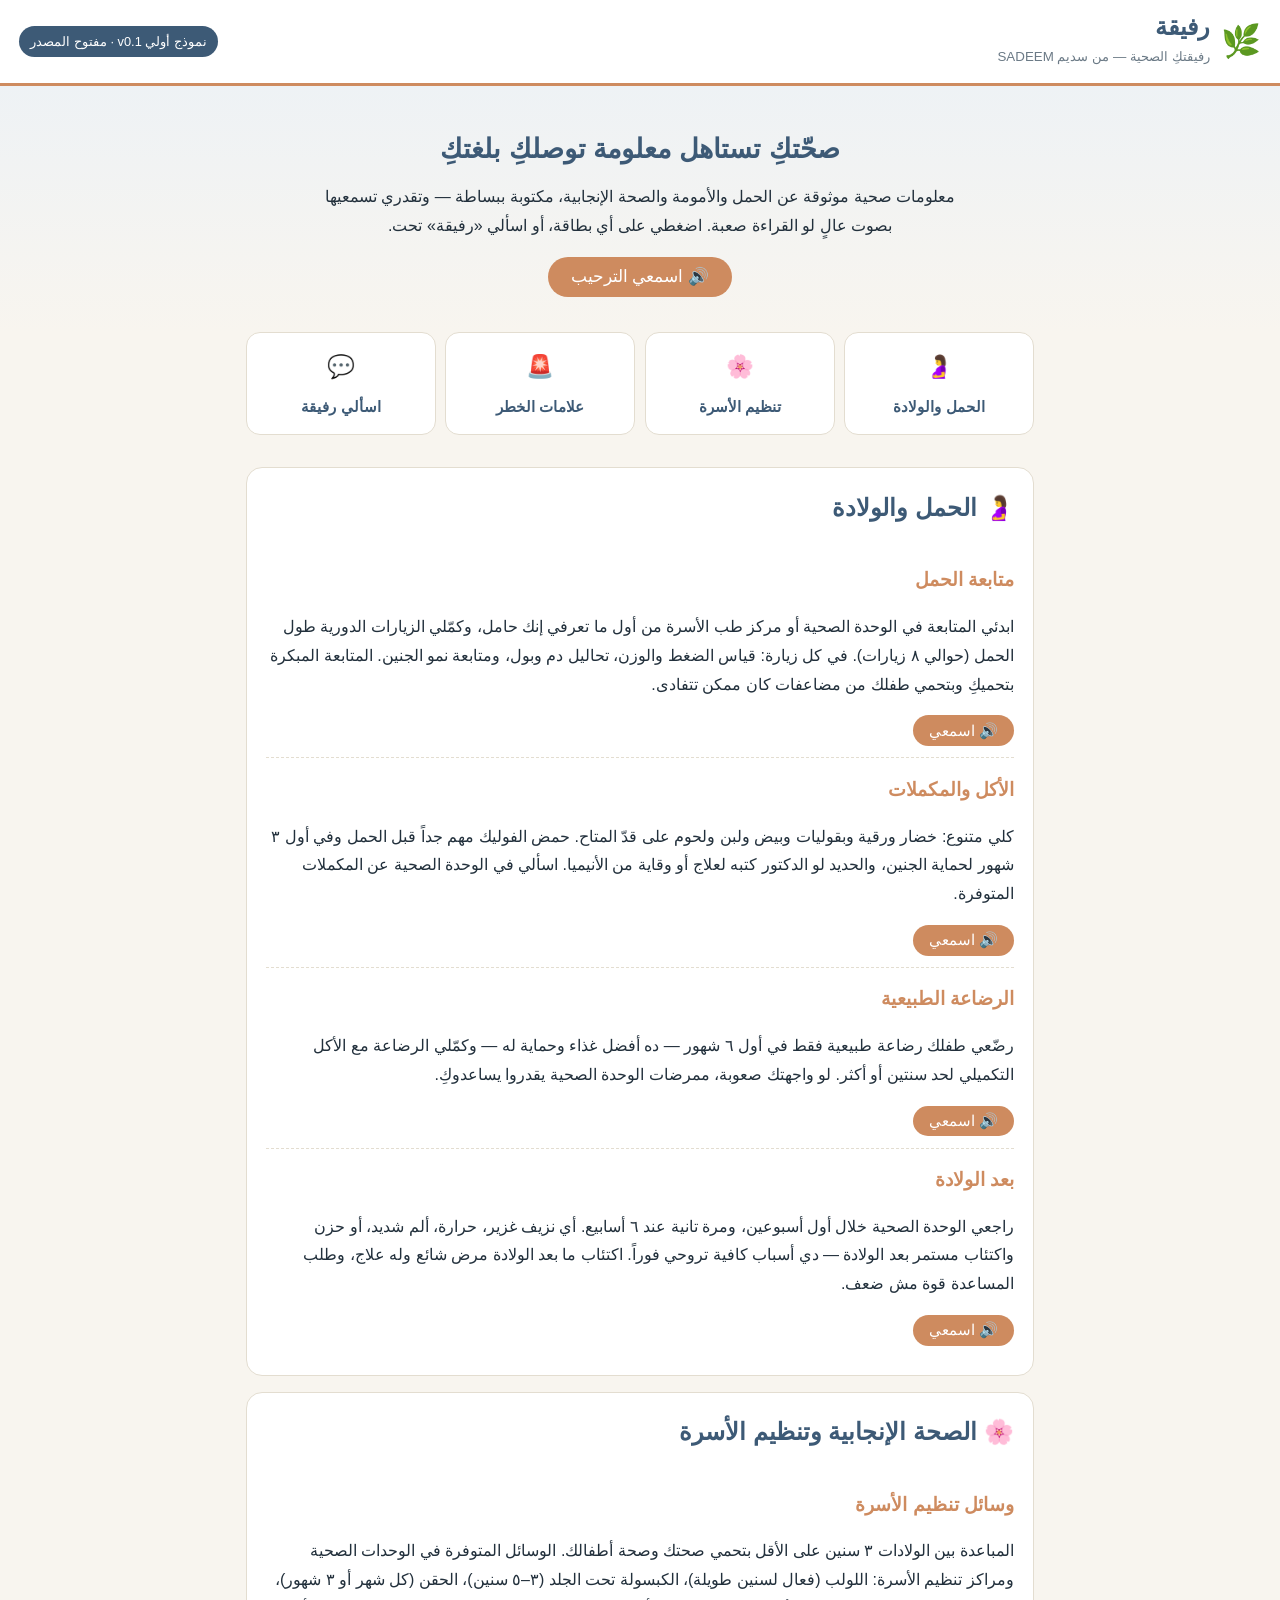
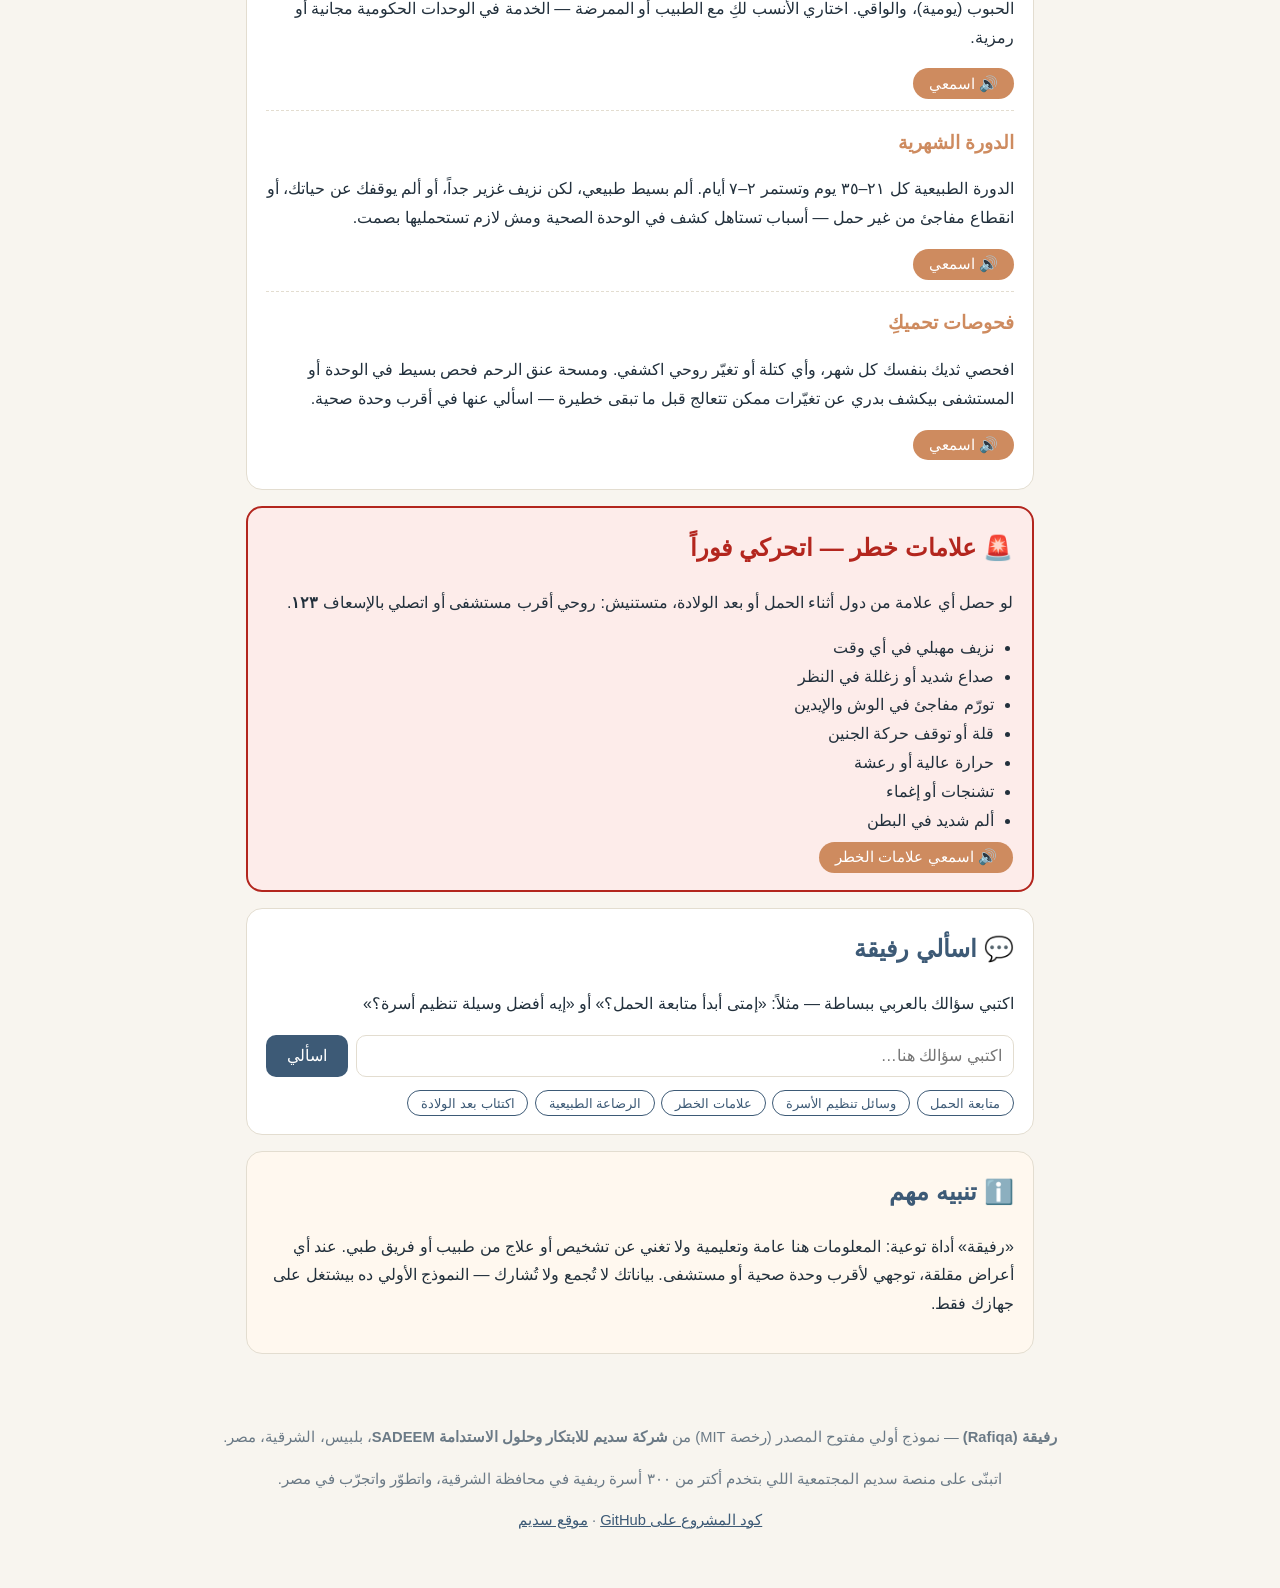
<file: seha/index.html>
<!DOCTYPE html>
<html lang="ar" dir="rtl">
<head>
<meta charset="UTF-8">
<meta name="viewport" content="width=device-width, initial-scale=1.0">
<title>رفيقة — رفيقتكِ الصحية | SADEEM</title>
<meta name="description" content="رفيقة: رفيقة رقمية لصحة المرأة الريفية — معلومات موثوقة عن الحمل والصحة الإنجابية بلغة بسيطة، وصوت لمن لا يقرأ. نموذج أولي مفتوح المصدر من شركة سديم.">
<link rel="stylesheet" href="style.css">
</head>
<body>
<header class="topbar">
  <div class="brand">
    <span class="logo">🌿</span>
    <div>
      <strong>رفيقة</strong>
      <small>رفيقتكِ الصحية — من سديم SADEEM</small>
    </div>
  </div>
  <span class="badge">نموذج أولي v0.1 · مفتوح المصدر</span>
</header>

<section class="hero">
  <h1>صحّتكِ تستاهل معلومة توصلكِ بلغتكِ</h1>
  <p>معلومات صحية موثوقة عن الحمل والأمومة والصحة الإنجابية، مكتوبة ببساطة — وتقدري تسمعيها بصوت عالٍ لو القراءة صعبة. اضغطي على أي بطاقة، أو اسألي «رفيقة» تحت.</p>
  <button class="listen big" data-speak="أهلاً بك في رفيقة. هنا معلومات عن الحمل والصحة الإنجابية بلغة بسيطة. اختاري موضوعاً من البطاقات، أو اكتبي سؤالك في اسألي رفيقة.">🔊 اسمعي الترحيب</button>
</section>

<nav class="tiles">
  <a href="#pregnancy">🤰<span>الحمل والولادة</span></a>
  <a href="#family">🌸<span>تنظيم الأسرة</span></a>
  <a href="#danger">🚨<span>علامات الخطر</span></a>
  <a href="#ask">💬<span>اسألي رفيقة</span></a>
</nav>

<main>
<section id="pregnancy" class="card">
  <h2>🤰 الحمل والولادة</h2>
  <article>
    <h3>متابعة الحمل</h3>
    <p>ابدئي المتابعة في الوحدة الصحية أو مركز طب الأسرة من أول ما تعرفي إنك حامل، وكمّلي الزيارات الدورية طول الحمل (حوالي ٨ زيارات). في كل زيارة: قياس الضغط والوزن، تحاليل دم وبول، ومتابعة نمو الجنين. المتابعة المبكرة بتحميكِ وبتحمي طفلك من مضاعفات كان ممكن تتفادى.</p>
    <button class="listen" data-speak="متابعة الحمل: ابدئي من أول الحمل وكملي حوالي ثماني زيارات في الوحدة الصحية. في كل زيارة قياس ضغط ووزن وتحاليل ومتابعة لنمو الجنين.">🔊 اسمعي</button>
  </article>
  <article>
    <h3>الأكل والمكملات</h3>
    <p>كلي متنوع: خضار ورقية وبقوليات وبيض ولبن ولحوم على قدّ المتاح. حمض الفوليك مهم جداً قبل الحمل وفي أول ٣ شهور لحماية الجنين، والحديد لو الدكتور كتبه لعلاج أو وقاية من الأنيميا. اسألي في الوحدة الصحية عن المكملات المتوفرة.</p>
    <button class="listen" data-speak="الأكل في الحمل: كلي متنوع، خضار وبقول وبيض ولبن. حمض الفوليك مهم قبل الحمل وفي أول ثلاثة شهور، والحديد لو الدكتور كتبه ضد الأنيميا.">🔊 اسمعي</button>
  </article>
  <article>
    <h3>الرضاعة الطبيعية</h3>
    <p>رضّعي طفلك رضاعة طبيعية فقط في أول ٦ شهور — ده أفضل غذاء وحماية له — وكمّلي الرضاعة مع الأكل التكميلي لحد سنتين أو أكثر. لو واجهتك صعوبة، ممرضات الوحدة الصحية يقدروا يساعدوكِ.</p>
    <button class="listen" data-speak="الرضاعة الطبيعية: رضاعة فقط في أول ستة شهور، واستمري مع الأكل حتى سنتين أو أكثر. لو في صعوبة اطلبي مساعدة الوحدة الصحية.">🔊 اسمعي</button>
  </article>
  <article>
    <h3>بعد الولادة</h3>
    <p>راجعي الوحدة الصحية خلال أول أسبوعين، ومرة تانية عند ٦ أسابيع. أي نزيف غزير، حرارة، ألم شديد، أو حزن واكتئاب مستمر بعد الولادة — دي أسباب كافية تروحي فوراً. اكتئاب ما بعد الولادة مرض شائع وله علاج، وطلب المساعدة قوة مش ضعف.</p>
    <button class="listen" data-speak="بعد الولادة: راجعي الوحدة الصحية خلال أسبوعين وعند ستة أسابيع. النزيف الغزير أو الحرارة أو الاكتئاب المستمر أسباب تروحي فوراً.">🔊 اسمعي</button>
  </article>
</section>

<section id="family" class="card">
  <h2>🌸 الصحة الإنجابية وتنظيم الأسرة</h2>
  <article>
    <h3>وسائل تنظيم الأسرة</h3>
    <p>المباعدة بين الولادات ٣ سنين على الأقل بتحمي صحتك وصحة أطفالك. الوسائل المتوفرة في الوحدات الصحية ومراكز تنظيم الأسرة: اللولب (فعال لسنين طويلة)، الكبسولة تحت الجلد (٣–٥ سنين)، الحقن (كل شهر أو ٣ شهور)، الحبوب (يومية)، والواقي. اختاري الأنسب لكِ مع الطبيب أو الممرضة — الخدمة في الوحدات الحكومية مجانية أو رمزية.</p>
    <button class="listen" data-speak="تنظيم الأسرة: المباعدة بين الولادات ثلاث سنين على الأقل تحمي صحتك. الوسائل المتوفرة: اللولب، الكبسولة، الحقن، الحبوب، والواقي. الخدمة في الوحدات الصحية الحكومية مجانية أو رمزية.">🔊 اسمعي</button>
  </article>
  <article>
    <h3>الدورة الشهرية</h3>
    <p>الدورة الطبيعية كل ٢١–٣٥ يوم وتستمر ٢–٧ أيام. ألم بسيط طبيعي، لكن نزيف غزير جداً، أو ألم يوقفك عن حياتك، أو انقطاع مفاجئ من غير حمل — أسباب تستاهل كشف في الوحدة الصحية ومش لازم تستحمليها بصمت.</p>
    <button class="listen" data-speak="الدورة الشهرية الطبيعية كل واحد وعشرين إلى خمسة وثلاثين يوم. النزيف الغزير جداً أو الألم الشديد أو الانقطاع المفاجئ أسباب تستاهل كشف.">🔊 اسمعي</button>
  </article>
  <article>
    <h3>فحوصات تحميكِ</h3>
    <p>افحصي ثديك بنفسك كل شهر، وأي كتلة أو تغيّر روحي اكشفي. ومسحة عنق الرحم فحص بسيط في الوحدة أو المستشفى بيكشف بدري عن تغيّرات ممكن تتعالج قبل ما تبقى خطيرة — اسألي عنها في أقرب وحدة صحية.</p>
    <button class="listen" data-speak="افحصي ثديك كل شهر، وأي كتلة أو تغيير يستاهل كشف. ومسحة عنق الرحم فحص بسيط يكشف بدري ويحميك.">🔊 اسمعي</button>
  </article>
</section>

<section id="danger" class="card danger">
  <h2>🚨 علامات خطر — اتحركي فوراً</h2>
  <p class="danger-lead">لو حصل أي علامة من دول أثناء الحمل أو بعد الولادة، متستنيش: روحي أقرب مستشفى أو اتصلي بالإسعاف <strong>١٢٣</strong>.</p>
  <ul>
    <li>نزيف مهبلي في أي وقت</li>
    <li>صداع شديد أو زغللة في النظر</li>
    <li>تورّم مفاجئ في الوش والإيدين</li>
    <li>قلة أو توقف حركة الجنين</li>
    <li>حرارة عالية أو رعشة</li>
    <li>تشنجات أو إغماء</li>
    <li>ألم شديد في البطن</li>
  </ul>
  <button class="listen" data-speak="علامات الخطر في الحمل: نزيف، صداع شديد، زغللة، تورم مفاجئ، قلة حركة الجنين، حرارة عالية، تشنجات، أو ألم شديد في البطن. لو أي علامة حصلت روحي أقرب مستشفى فوراً أو اتصلي بالإسعاف واحد اتنين تلاتة.">🔊 اسمعي علامات الخطر</button>
</section>

<section id="ask" class="card">
  <h2>💬 اسألي رفيقة</h2>
  <p>اكتبي سؤالك بالعربي ببساطة — مثلاً: «إمتى أبدأ متابعة الحمل؟» أو «إيه أفضل وسيلة تنظيم أسرة؟»</p>
  <div class="ask-row">
    <input id="q" type="text" placeholder="اكتبي سؤالك هنا…" aria-label="سؤالك">
    <button id="askBtn">اسألي</button>
  </div>
  <div id="answer" class="answer" hidden>
    <p id="answerText"></p>
    <button class="listen" id="answerListen">🔊 اسمعي الإجابة</button>
  </div>
  <div class="quick">
    <button data-q="متابعة الحمل">متابعة الحمل</button>
    <button data-q="وسائل تنظيم الأسرة">وسائل تنظيم الأسرة</button>
    <button data-q="علامات الخطر">علامات الخطر</button>
    <button data-q="الرضاعة الطبيعية">الرضاعة الطبيعية</button>
    <button data-q="اكتئاب بعد الولادة">اكتئاب بعد الولادة</button>
  </div>
</section>

<section class="card note">
  <h2>ℹ️ تنبيه مهم</h2>
  <p>«رفيقة» أداة توعية: المعلومات هنا عامة وتعليمية ولا تغني عن تشخيص أو علاج من طبيب أو فريق طبي. عند أي أعراض مقلقة، توجهي لأقرب وحدة صحية أو مستشفى. بياناتك لا تُجمع ولا تُشارك — النموذج الأولي ده بيشتغل على جهازك فقط.</p>
</section>
</main>

<footer>
  <p><strong>رفيقة (Rafiqa)</strong> — نموذج أولي مفتوح المصدر (رخصة MIT) من <strong>شركة سديم للابتكار وحلول الاستدامة SADEEM</strong>، بلبيس، الشرقية، مصر.</p>
  <p>اتبنّى على منصة سديم المجتمعية اللي بتخدم أكتر من ٣٠٠ أسرة ريفية في محافظة الشرقية، واتطوّر واتجرّب في مصر.</p>
  <p><a href="https://github.com/ahmed15500/sadeem/tree/main/seha">كود المشروع على GitHub</a> · <a href="https://ahmed15500.github.io/sadeem/">موقع سديم</a></p>
</footer>

<script src="app.js"></script>
</body>
</html>
</file>
<file: seha/style.css>
:root{
  --slate:#3D5A76; --copper:#CE8B5F; --paper:#F8F5EF; --ink:#22303c;
  --danger:#b3261e; --danger-bg:#fdecea; --line:#e3ddd0;
}
*{box-sizing:border-box}
body{margin:0;font-family:"Segoe UI",Tahoma,Arial,sans-serif;background:var(--paper);color:var(--ink);line-height:1.8}
.topbar{display:flex;justify-content:space-between;align-items:center;gap:1rem;padding:.8rem 1.2rem;background:#fff;border-bottom:3px solid var(--copper);position:sticky;top:0;z-index:5}
.brand{display:flex;gap:.7rem;align-items:center}
.brand .logo{font-size:2rem}
.brand strong{display:block;font-size:1.5rem;color:var(--slate);line-height:1.2}
.brand small{color:#6b7a86}
.badge{background:var(--slate);color:#fff;padding:.25rem .7rem;border-radius:999px;font-size:.8rem;white-space:nowrap}
.hero{padding:2.2rem 1.2rem;text-align:center;background:linear-gradient(180deg,#eef2f5,var(--paper))}
.hero h1{color:var(--slate);font-size:1.7rem;margin:.2rem 0 .6rem}
.hero p{max-width:640px;margin:0 auto 1rem}
.tiles{display:grid;grid-template-columns:repeat(4,1fr);gap:.6rem;max-width:820px;margin:0 auto;padding:0 1rem}
.tiles a{background:#fff;border:1px solid var(--line);border-radius:14px;padding:.9rem .3rem;text-align:center;text-decoration:none;color:var(--slate);font-weight:600;font-size:.95rem;display:flex;flex-direction:column;gap:.3rem;font-size:1.4rem}
.tiles a span{font-size:.95rem}
main{max-width:820px;margin:0 auto;padding:1rem}
.card{background:#fff;border:1px solid var(--line);border-radius:16px;padding:1.1rem 1.2rem;margin:1rem 0}
.card h2{color:var(--slate);margin-top:0}
.card article{border-top:1px dashed var(--line);padding:.7rem 0}
.card article:first-of-type{border-top:none}
.card h3{margin:.2rem 0;color:var(--copper)}
.danger{border:2px solid var(--danger);background:var(--danger-bg)}
.danger h2{color:var(--danger)}
.danger ul{margin:.4rem 0;padding-inline-start:1.2rem}
.listen{background:var(--copper);color:#fff;border:none;border-radius:999px;padding:.4rem 1rem;cursor:pointer;font-size:.95rem}
.listen.big{padding:.6rem 1.4rem;font-size:1.05rem}
.ask-row{display:flex;gap:.5rem}
.ask-row input{flex:1;padding:.7rem;border:1px solid var(--line);border-radius:10px;font-size:1rem}
.ask-row button{background:var(--slate);color:#fff;border:none;border-radius:10px;padding:.7rem 1.3rem;cursor:pointer;font-size:1rem}
.answer{background:#eef2f5;border-radius:12px;padding:.8rem 1rem;margin-top:.8rem}
.quick{display:flex;flex-wrap:wrap;gap:.4rem;margin-top:.8rem}
.quick button{background:#fff;border:1px solid var(--slate);color:var(--slate);border-radius:999px;padding:.3rem .8rem;cursor:pointer}
.note{background:#fff8ef}
footer{text-align:center;color:#6b7a86;padding:1.5rem 1rem 2.5rem;font-size:.92rem}
footer a{color:var(--slate)}
@media(max-width:560px){.tiles{grid-template-columns:repeat(2,1fr)}.badge{display:none}}
</file>
